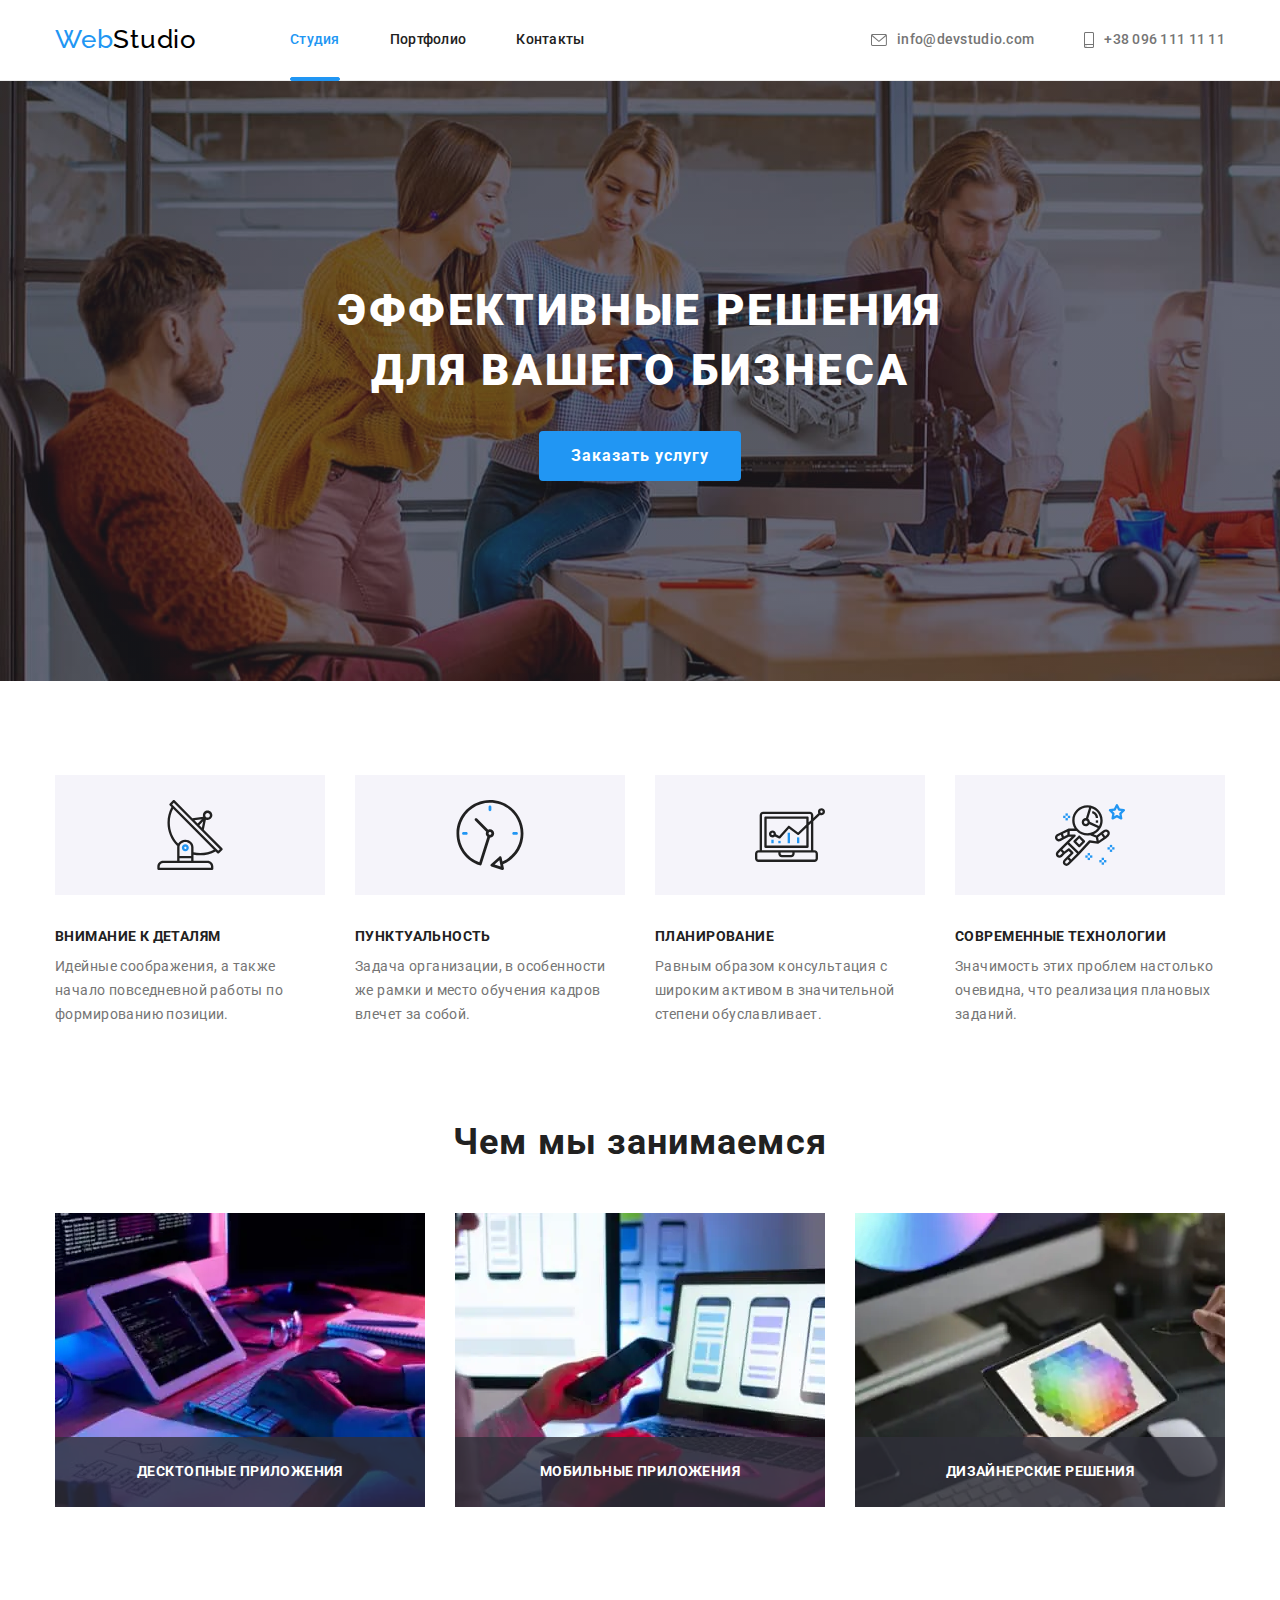
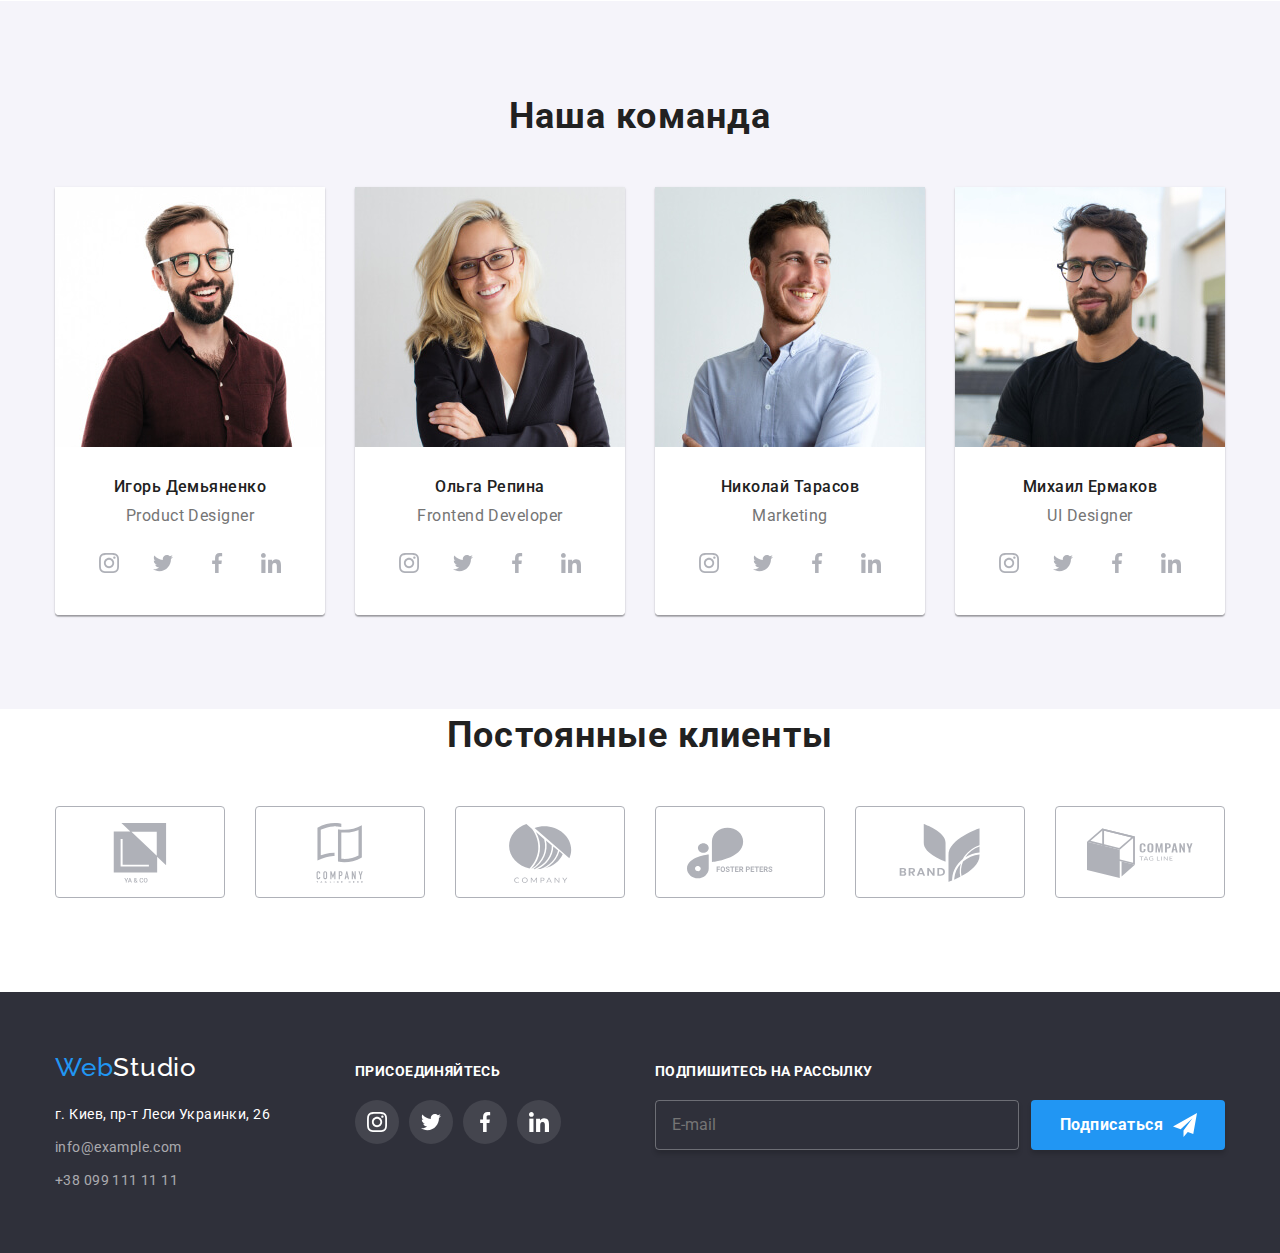
<file: index.html>
<!DOCTYPE html>
<html lang="ru">
<head>
    <meta charset="UTF-8">
    <meta http-equiv="X-UA-Compatible" content="IE=edge">
    <meta name="viewport" content="width=device-width, initial-scale=1.0">
    <title>Студия</title>

    <link rel="preconnect" href="https://fonts.googleapis.com">
    <link rel="preconnect" href="https://fonts.gstatic.com" crossorigin>
    <link href="https://fonts.googleapis.com/css2?family=Raleway:wght@700&family=Roboto:wght@400;500;700;900&display=swap"
        rel="stylesheet">
<link rel="stylesheet" href="https://cdnjs.cloudflare.com/ajax/libs/modern-normalize/1.1.0/modern-normalize.css">
        <link rel="stylesheet" href="./css/main.min.css" />

</head>
<body>
    <header class="header">
     <div class="container header-container">
      <nav class="nav">
        <a href="./index.html" class="logo" lang="en"><span class="accent">Web</span>Studio
        </a>
        <button class="menu-open-button" data-menu-open><svg class="menu-icon"><use href="./images/icons.svg/symbol-defs.svg#icon-menu"></use></svg></button>
        <ul class="site-nav list">
            <li class="nav-item current"><a href="./index.html" class="link link-anim current">Студия</a></li>
            <li class="nav-item"><a href="./portfolio.html" class="link link-anim">Портфолио</a></li>
            <li class="nav-item"><a href="" class="link link-anim">Контакты</a></li>
        </ul>
      </nav>
      
        <ul class="contacts list">
            <li class="contacts-item"><a href="mailto:info@devstudio.com" class="link link-anim"><svg class="mail-icon contact-icon"><use href="./images/icons.svg/symbol-defs.svg#icon-mail"></use></svg>info@devstudio.com</a></li>
            <li class="contacts-item"><a href="tel:+380961111111" class="link link-anim"><svg class="tel-icon contact-icon"><use href="./images/icons.svg/symbol-defs.svg#icon-tel"></use></svg>+38 096 111 11 11</a></li>
        </ul>
      </div>
    <div class="mobile-menu" data-menu> 
        <div class="menu-window">
        <button class="menu-close-button" data-menu-close><svg class="menu-close-icon">
                <use href="./images/icons.svg/symbol-defs.svg#icon-close"></use>
            </svg></button>
            <div class="menu-container">
                <div class="menu-container-upper">
            <nav class="menu-nav">
                <ul class="menu-nav-list list">
                    <li class="menu-nav-item"><a href="./index.html" class="link link-anim">Студия</a></li>
                    <li class="menu-nav-item"><a href="./portfolio.html" class="link link-anim">Портфолио</a></li>
                    <li class="menu-nav-item"><a href="" class="link link-anim">Контакты</a></li>
                </ul>
            </nav>
                </div>
                <div class="menu-container-lower">
                <ul class="menu-contacts list">
                    <li class="menu-contacts-item"><a href="tel:+380961111111" class="menu-tel link link-anim">+38 096 111 11 11</a></li>
                    <li class="menu-contacts-item"><a href="mailto:info@devstudio.com" class="menu-mail link link-anim">info@devstudio.com</a></li>
                </ul>
                <ul class="menu-social-list list">
                    <li href="menu-social-item">
                        <a href="" class="menu-social-link link decor">Instagram</a>
                    </li>
                    <li href="menu-social-item">
                        <a href="" class="menu-social-link link decor">Twitter</a>
                    </li>
                    <li href="menu-social-item">
                        <a href="" class="menu-social-link link decor">Facebook</a>
                    </li>
                    <li href="menu-social-item">
                        <a href="" class="menu-social-link link">Linkedin</a>
                    </li>
                </ul>
                </div>
            </div>
        </div>
    </div>
    </header>

    <main>
    <section class="hero">
        <div class="container hero-container">
        <h1 class="title">Эффективные решения для вашего бизнеса</h1>

        <button type="button" class="button" data-modal-open>Заказать услугу</button>
    </div>
    </section>

    <section class="section pros">
        <div class="container">
        <h2 class="title visually-hidden">Особенности</h2>

        <ul class="pros-list list">
            <li class="pros-list-item"><svg class="pros-icons"><use href="./images/icons.svg/symbol-defs.svg#icon-details"></use></svg><h3 class="title">Внимание к деталям</h3>
            <p class="text">Идейные соображения, а также начало повседневной работы по формированию позиции.</p></li>
            <li class="pros-list-item"><svg class="pros-icons"><use href="./images/icons.svg/symbol-defs.svg#icon-punct"></use></svg><h3 class="title">Пунктуальность</h3>
            <p class="text">Задача организации, в особенности же рамки и место обучения кадров влечет за собой.</p></li>
            <li class="pros-list-item"><svg class="pros-icons"><use href="./images/icons.svg/symbol-defs.svg#icon-plan"></use></svg><h3 class="title">Планирование</h3>
            <p class="text">Равным образом консультация с широким активом в значительной степени обуславливает.</p></li>
            <li class="pros-list-item"><svg class="pros-icons"><use href="./images/icons.svg/symbol-defs.svg#icon-tech"></use></svg><h3 class="title">Современные технологии</h3>
            <p class="text">Значимость этих проблем настолько очевидна, что реализация плановых заданий.</p></li>
        </ul>
    </div>
    </section>

    <section class="section job">
        <div class="container">
        <h2 class="section-title">Чем мы занимаемся</h2>

        <ul class="job-list list">
            <li class="item-list"><div class="thumb job-label">
                <picture>
                    <source
                        srcset="./images/desktop/wwad-desktop/tabletpc1.webp 1x, ./images/desktop/wwad-desktop/tabletpc1@2x.webp 2x"
                         media="(min-width: 1200px)" type="image/webp" />
                    <source
                        srcset="./images/desktop/wwad-desktop/tabletpc1.jpg 1x, ./images/desktop/wwad-desktop/tabletpc1@2x.jpg 2x"
                        media="(min-width: 1200px)" />
                <img src="./images/desktop/wwad-desktop/tabletpc1.jpg" alt="Планшет и клавиатура" width="370" height="294"/>
            </picture>
            <h3 class="job-list-label">Десктопные приложения</h3></div>
        </li>
            <li class="item-list"><div class="thumb job-label">
                <picture>
                    <source
                        srcset="./images/desktop/wwad-desktop/notebook.webp 1x, ./images/desktop/wwad-desktop/notebook@2x.webp 2x"
                         media="(min-width: 1200px)" type="image/webp" />
                    <source
                        srcset="./images/desktop/wwad-desktop/notebook.jpg 1x, ./images/desktop/wwad-desktop/notebook@2x.jpg 2x"
                        media="(min-width: 1200px)" />
                <img src="./images/desktop/wwad-desktop/notebook.jpg" alt="Ноутбук" width="370" height="294"/>
                </picture>
            <h3 class="job-list-label">Мобильные приложения</h3></div>
        </li>
            <li class="item-list"><div class="thumb job-label">
                <picture>
                    <source
                        srcset="./images/desktop/wwad-desktop/tabletpc2.webp 1x, ./images/desktop/wwad-desktop/tabletpc2@2x.webp 2x"
                         media="(min-width: 1200px)" type="image/webp" />
                    <source
                        srcset="./images/desktop/wwad-desktop/tabletpc2.jpg 1x, ./images/desktop/wwad-desktop/tabletpc2@2x.jpg 2x"
                        media="(min-width: 1200px)" />
                <img src="./images/desktop/wwad-desktop/tabletpc2.jpg" alt="Планшет и ручка" width="370" height="294"/>
                </picture>
            <h3 class="job-list-label">Дизайнерские решения</h3></div>
        </li>
        </ul>
        </div>
    </section>

    <section class="section-team">
        <div class="container">
        <h2 class="section-title">Наша команда</h2>

        <ul class="team-list list">
            <li class="team-item">
                <picture>
                    <source srcset="./images/desktop/team-desktop/designer.jpg 1x, ./images/desktop/team-desktop/designer@2x.jpg 2x"
                    media="(min-width: 1200px)" />
                    <source srcset="./images/tablet/team-tablet/designer.jpg 1x, ./images/tablet/team-tablet/designer@2x.jpg 2x"
                    media="(min-width: 768px)" />
                    <source srcset="./images/phone/team-phone/designer.jpg 1x, ./images/phone/team-phone/designer@2x.jpg 2x"
                    media="(max-width: 767px)" />
                <img class="team-photo" src="./images/phone/team-phone/designer.jpg" alt="Дизайнер компании" />
                </picture>
                <div class="team-info">
            <h3 class="title">Игорь Демьяненко</h3>
            <p class="text" lang="en">Product Designer</p>
            <ul class="social-links list">
                <li class="social-links-item">
                    <a href="" class="team-social-link"><svg class="social-links-icons"><use href="./images/icons.svg/symbol-defs.svg#icon-instagram"></use></svg></a>
                </li>
                <li class="social-links-item">
                    <a href="" class="team-social-link"><svg class="social-links-icons"><use href="./images/icons.svg/symbol-defs.svg#icon-twitter"></use></svg></a>
                </li>
                <li class="social-links-item">
                    <a href="" class="team-social-link"><svg class="social-links-icons"><use href="./images/icons.svg/symbol-defs.svg#icon-facebook"></use></svg></a>
                </li>
                <li class="social-links-item">
                    <a href="" class="team-social-link"><svg class="social-links-icons"><use href="./images/icons.svg/symbol-defs.svg#icon-linkedin"></use></svg></a>
                </li>
            </ul>
            </div>
        </li>
            <li class="team-item">
                <picture>
                    <source srcset="./images/desktop/team-desktop/developer.jpg 1x, ./images/desktop/team-desktop/developer@2x.jpg 2x"
                        media="(min-width: 1200px)" />
                    <source srcset="./images/tablet/team-tablet/developer.jpg 1x, ./images/tablet/team-tablet/developer@2x.jpg 2x"
                        media="(min-width: 768px)" />
                    <source srcset="./images/phone/team-phone/developer.jpg 1x, ./images/phone/team-phone/developer@2x.jpg 2x"
                        media="(max-width: 767px)" />
                <img class="team-photo" src="./images/phone/team-phone/developer.jpg" alt="Девелопер компании" />
                </picture>
                <div class="team-info">
            <h3 class="title">Ольга Репина</h3>
            <p class="text" lang="en">Frontend Developer</p>
            <ul class="social-links list">
                <li class="social-links-item">
                    <a href="" class="team-social-link"><svg class="social-links-icons"><use href="./images/icons.svg/symbol-defs.svg#icon-instagram"></use></svg></a>
                </li>
                <li class="social-links-item">
                    <a href="" class="team-social-link"><svg class="social-links-icons"><use href="./images/icons.svg/symbol-defs.svg#icon-twitter"></use></svg></a>
                </li>
                <li class="social-links-item">
                    <a href="" class="team-social-link"><svg class="social-links-icons"><use href="./images/icons.svg/symbol-defs.svg#icon-facebook"></use></svg></a>
                </li>
                <li class="social-links-item">
                    <a href="" class="team-social-link"><svg class="social-links-icons"><use href="./images/icons.svg/symbol-defs.svg#icon-linkedin"></use></svg></a>
                </li>
            </ul>
            </div>
        </li>
            <li class="team-item">
                <picture>
                    <source srcset="./images/desktop/team-desktop/marketing.jpg 1x, ./images/desktop/team-desktop/marketing@2x.jpg 2x"
                        media="(min-width: 1200px)" />
                    <source srcset="./images/tablet/team-tablet/marketing.jpg 1x, ./images/tablet/team-tablet/marketing@2x.jpg 2x"
                        media="(min-width: 768px)" />
                    <source srcset="./images/phone/team-phone/marketing.jpg 1x, ./images/phone/team-phone/marketing@2x.jpg 2x"
                        media="(max-width: 767px)" />
                <img class="team-photo" src="./images/phone/team-phone/marketing.jpg" alt="Маркетолог компании" />
                </picture>
                <div class="team-info">
            <h3 class="title">Николай Тарасов</h3>
            <p class="text" lang="en">Marketing</p>
            <ul class="social-links list">
                <li class="social-links-item">
                    <a href="" class="team-social-link"><svg class="social-links-icons"><use href="./images/icons.svg/symbol-defs.svg#icon-instagram"></use></svg></a>
                </li>
                <li class="social-links-item">
                    <a href="" class="team-social-link"><svg class="social-links-icons"><use href="./images/icons.svg/symbol-defs.svg#icon-twitter"></use></svg></a>
                </li>
                <li class="social-links-item">
                    <a href="" class="team-social-link"><svg class="social-links-icons"><use href="./images/icons.svg/symbol-defs.svg#icon-facebook"></use></svg></a>
                </li>
                <li class="social-links-item">
                    <a href="" class="team-social-link"><svg class="social-links-icons"><use href="./images/icons.svg/symbol-defs.svg#icon-linkedin"></use></svg></a>
                </li>
            </ul>
            </div>
        </li>
            <li class="team-item">
                <picture>
                    <source srcset="./images/desktop/team-desktop/uidesigner.jpg 1x, ./images/desktop/team-desktop/uidesigner@2x.jpg 2x"
                        media="(min-width: 1200px)" />
                    <source srcset="./images/tablet/team-tablet/uidesigner.jpg 1x, ./images/tablet/team-tablet/uidesigner@2x.jpg 2x"
                        media="(min-width: 768px)" />
                    <source srcset="./images/phone/team-phone/uidesigner.jpg 1x, ./images/phone/team-phone/uidesigner@2x.jpg 2x"
                        media="(max-width: 767px)" />
                <img class="team-photo" src="./images/phone/team-phone/uidesigner.jpg" alt="Дизайнер пользовательского интерфейса компании" />
                </picture>
                <div class="team-info">
            <h3 class="title">Михаил Ермаков</h3>
            <p class="text" lang="en">UI Designer</p>
            <ul class="social-links list">
                <li class="social-links-item">
                    <a href="" class="team-social-link"><svg class="social-links-icons"><use href="./images/icons.svg/symbol-defs.svg#icon-instagram"></use></svg></a>
                </li>
                <li class="social-links-item">
                    <a href="" class="team-social-link"><svg class="social-links-icons"><use href="./images/icons.svg/symbol-defs.svg#icon-twitter"></use></svg></a>
                </li>
                <li class="social-links-item">
                    <a href="" class="team-social-link"><svg class="social-links-icons"><use href="./images/icons.svg/symbol-defs.svg#icon-facebook"></use></svg></a>
                </li>
                <li class="social-links-item">
                    <a href="" class="team-social-link"><svg class="social-links-icons"><use href="./images/icons.svg/symbol-defs.svg#icon-linkedin"></use></svg></a>
                </li>
            </ul>
            </div>
        </li>
        </ul>
        </div>
    </section>

    <section class="section companies">
        <div class="container">
            <h2 class="section-title">Постоянные клиенты</h2>
            <ul class="companies-list list">
                <li class="companies-list-item"><a href="" class="companies-link">
                    <svg class="companies-icons"><use href="./images/icons.svg/symbol-defs.svg#icon-comp-1"></use></svg>
                </a></li>
                <li class="companies-list-item"><a href="" class="companies-link">
                    <svg class="companies-icons"><use href="./images/icons.svg/symbol-defs.svg#icon-comp-2"></use></svg>
                </a></li>
                <li class="companies-list-item"><a href="" class="companies-link">
                    <svg class="companies-icons"><use href="./images/icons.svg/symbol-defs.svg#icon-comp-3"></use></svg>
                </a></li>
                <li class="companies-list-item"><a href="" class="companies-link">
                    <svg class="companies-icons"><use href="./images/icons.svg/symbol-defs.svg#icon-comp-4"></use></svg>
                </a></li>
                <li class="companies-list-item"><a href="" class="companies-link">
                    <svg class="companies-icons"><use href="./images/icons.svg/symbol-defs.svg#icon-comp-5"></use></svg>
                </a></li>
                <li class="companies-list-item"><a href="" class="companies-link">
                    <svg class="companies-icons"><use href="./images/icons.svg/symbol-defs.svg#icon-comp-6"></use></svg>
                </a></li>
            </ul>
        </div>
    </section>
</main>

    <footer class="footer">
        <div class="container footer-box">
            <div class="footer-left-side">
            <div class="footer-links">
            <a href="./index.html" class="logo" lang="en"><span class="accent">Web</span>Studio</a>
        
            <address class="adress">
                <p class="text">г. Киев, пр-т Леси Украинки, 26</p>
            
                <ul class="list">
                    <li class="adress-item"><a href="mailto:info@example.com" class="adress-link link link-anim adress">info@example.com</a></li>
                    <li class="adress-item"><a href="tel:+380991111111" class="adress-link link link-anim adress">+38 099 111 11 11</a></li>
                </ul>
            </address>
        </div>
            <div class="footer-links">
            <h2 class="social-links-title">присоединяйтесь</h2>
            <ul class="footer-links-list list">
                <li class="footer-links-item">
                    <a href="" class="footer-social-link link link-anim"><svg class="social-links-icons footer-icons"><use href="./images/icons.svg/symbol-defs.svg#icon-instagram"></use></svg>
                    </a></li>
                <li class="footer-links-item">
                    <a href="" class="footer-social-link link link-anim"><svg class="social-links-icons footer-icons"><use href="./images/icons.svg/symbol-defs.svg#icon-twitter"></use></svg>
                    </a></li>
                <li class="footer-links-item">
                    <a href="" class="footer-social-link link link-anim"><svg class="social-links-icons footer-icons"><use href="./images/icons.svg/symbol-defs.svg#icon-facebook"></use></svg>
                    </a></li>
                <li class="footer-links-item">
                    <a href="" class="footer-social-link link link-anim"><svg class="social-links-icons footer-icons"><use href="./images/icons.svg/symbol-defs.svg#icon-linkedin"></use></svg>
                    </a></li>
            </ul>
            </div>
        </div>
            <div class="footer-form">
                <p class="email-form-text">Подпишитесь на рассылку</p>
                <form name="email-form" class="email-form" autocomplete="on">
                        <input name="email" type="email" class="email-input" placeholder="E-mail" required>
                    <button type="submit" class="email-submit-button">Подписаться<svg class="send-icon"><use href="./images/icons.svg/symbol-defs.svg#icon-send"></use></svg></button>
                </form>
            </div>
          </div>
    </footer>
    <div class="backdrop is-hidden" data-modal>
        <div class="modal-window">
            <button class="close-button" type="button" data-modal-close><svg class="close-button-icon"><use href="./images/icons.svg/symbol-defs.svg#icon-close"></use></svg></button>
            <form class="modal-form">        
            <p class="modal-title">Оставьте свои данные, мы вам перезвоним</p>
            <label class="modal-form-label">
                Имя
                <span class="modal-form-box">
                <input type="text" class="input-form" name="name" required><svg class="modal-form-icon"><use href="./images/icons.svg/symbol-defs.svg#icon-person"></use></svg></span>
            </label> 
            <label class="modal-form-label">
                Телефон
                <span class="modal-form-box">
                <input type="tel" class="input-form" name="tel" required><svg class="modal-form-icon"><use href="./images/icons.svg/symbol-defs.svg#icon-phone"></use></svg></span>
            </label>
            <label class="modal-form-label">
                Почта
                <span class="modal-form-box">
                <input type="email" class="input-form" name="email" required><svg class="modal-form-icon"><use href="./images/icons.svg/symbol-defs.svg#icon-email"></use></svg></span>
            </label>
            <label class="modal-form-label">
                Комментарий
                <textarea name="comment" class="modal-textarea input-form" placeholder="Введите текст">
                </textarea>
            </label>
            <input type="checkbox" name="user_policy" class="modal-check visually-hidden" id="modal-checkbox" required>
            <label for="modal-checkbox" class="checkbox-label">
                    Соглашаюсь с рассылкой и принимаю&nbsp; <a href="" class="modal-form-link">Условия договора</a>
                </label>
                <button type="submit" class="modal-form-submit">Отправить</button>
        </form>
     </div>
    </div>
    
    <script src="./js/modal.js"></script>
    <script src="./js/menu.js"></script>
</body>
</html>
</file>
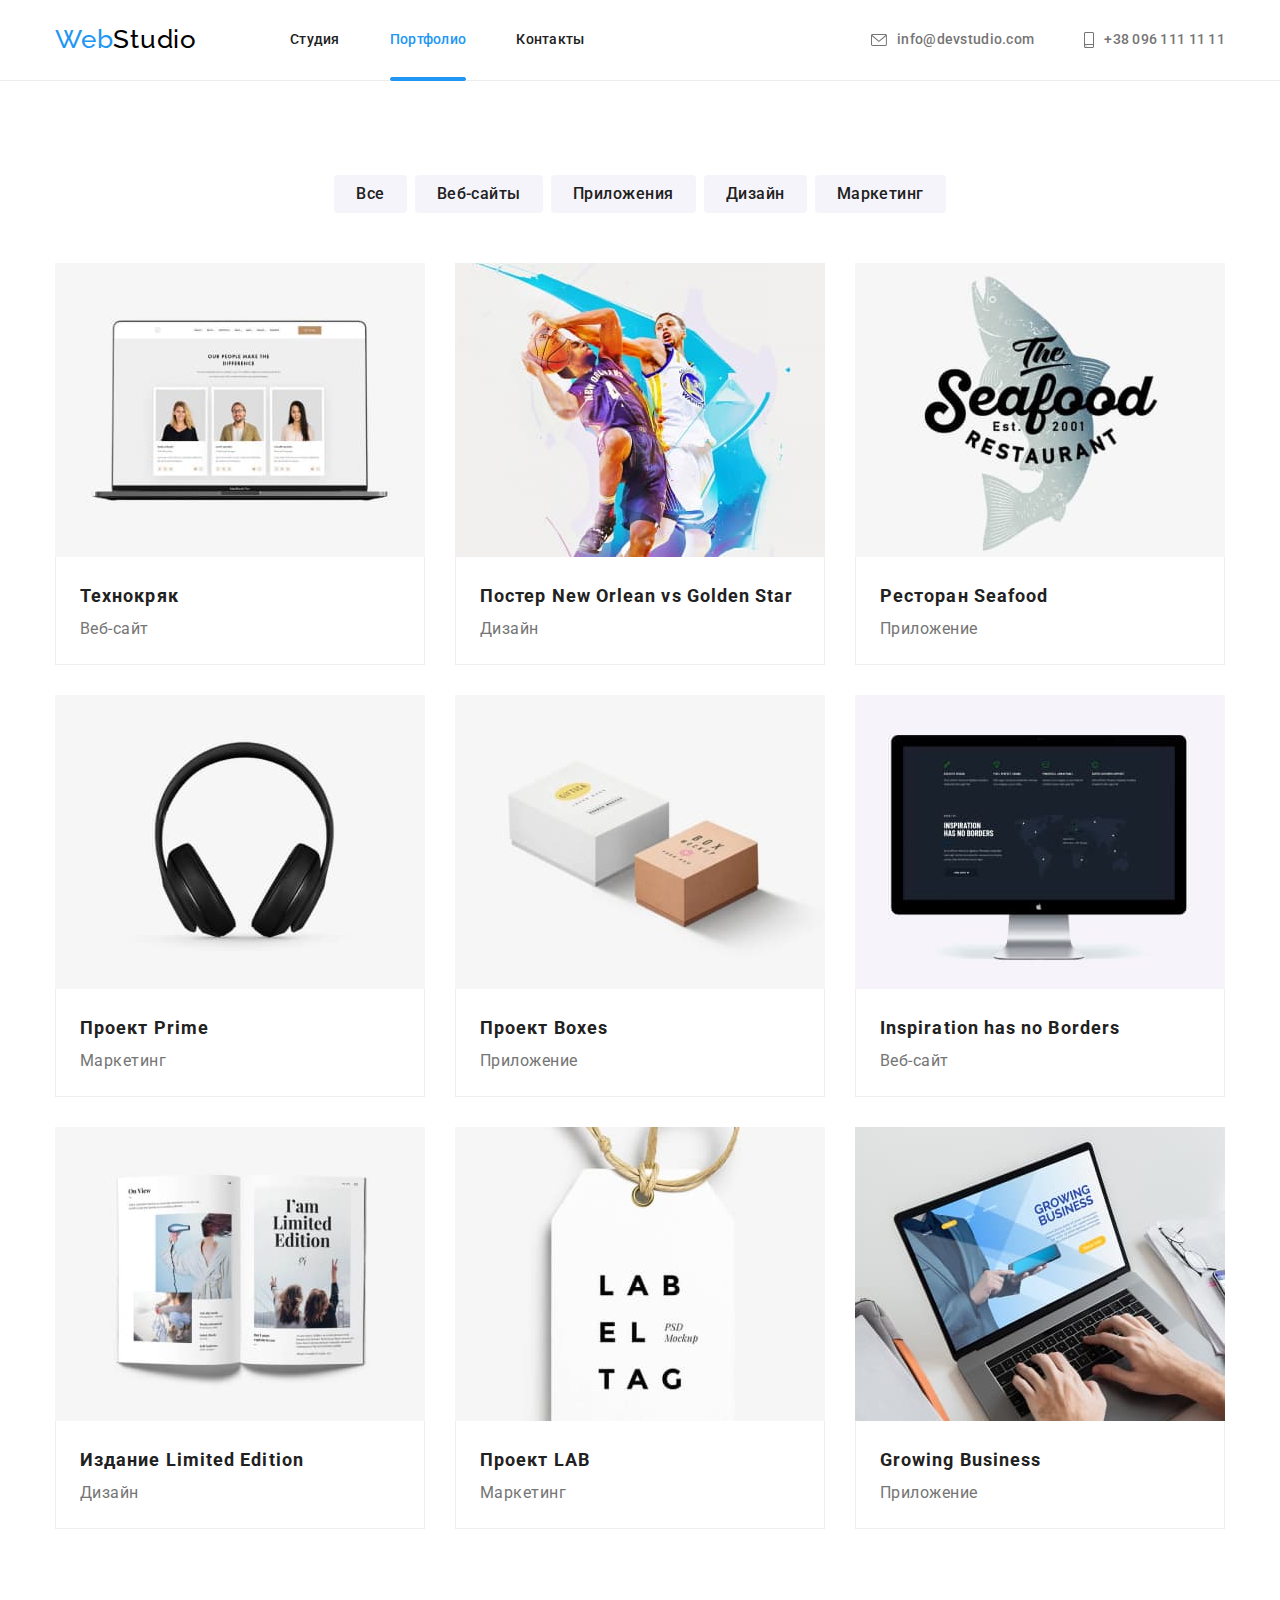
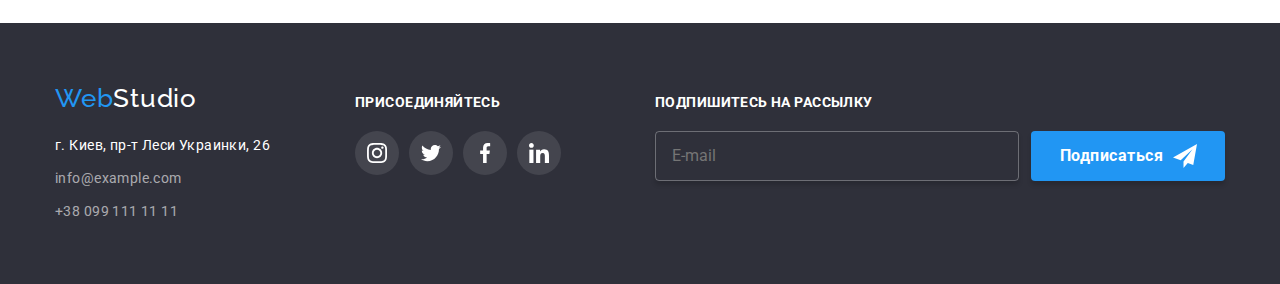
<file: portfolio.html>
<!DOCTYPE html>
<html lang="ru">
<head>
    <meta charset="UTF-8">
    <meta http-equiv="X-UA-Compatible" content="IE=edge">
    <meta name="viewport" content="width=device-width, initial-scale=1.0">
    <title>Портфолио</title>

    <link rel="preconnect" href="https://fonts.googleapis.com">
    <link rel="preconnect" href="https://fonts.gstatic.com" crossorigin>
    <link href="https://fonts.googleapis.com/css2?family=Raleway:wght@700&family=Roboto:wght@400;500;700;900&display=swap"
        rel="stylesheet">
    <link rel="stylesheet" href="https://cdnjs.cloudflare.com/ajax/libs/modern-normalize/1.1.0/modern-normalize.css">
    <link rel="stylesheet" href="./css/main.min.css" />

</head>
<body>
    <header class="header">
      <div class="container header-container">
        <nav class="nav">
            <a href="./index.html" class="logo" lang="en"><span class="accent">Web</span>Studio
            </a>
<button class="menu-open-button" data-menu-open><svg class="menu-icon">
        <use href="./images/icons.svg/symbol-defs.svg#icon-menu"></use>
    </svg></button>
            <ul class="site-nav list">
                <li class="nav-item"><a href="./index.html" class="link link-anim">Студия</a></li>
                <li class="nav-item current"><a href="./portfolio.html" class="link link-anim current">Портфолио</a></li>
                <li class="nav-item"><a href="" class="link link-anim">Контакты</a></li>
            </ul>
        </nav>
    
        <ul class="contacts list">
            <li class="contacts-item"><a href="mailto:info@devstudio.com" class="link link-anim"><svg class="mail-icon contact-icon"><use href="./images/icons.svg/symbol-defs.svg#icon-mail"></use></svg>info@devstudio.com</a></li>
            <li class="contacts-item"><a href="tel:+380961111111" class="link link-anim"><svg class="tel-icon contact-icon"><use href="./images/icons.svg/symbol-defs.svg#icon-tel"></use></svg>+38 096 111 11 11</a></li>
        </ul>
      </div>
    <div class="mobile-menu" data-menu>
        <div class="menu-window">
            <button class="menu-close-button" data-menu-close><svg class="menu-close-icon">
                    <use href="./images/icons.svg/symbol-defs.svg#icon-close"></use>
                </svg></button>
            <div class="menu-container">
                <div class="menu-container-upper">
                    <nav class="menu-nav">
                        <ul class="menu-nav-list list">
                            <li class="menu-nav-item"><a href="./index.html" class="link link-anim">Студия</a></li>
                            <li class="menu-nav-item"><a href="./portfolio.html" class="link link-anim">Портфолио</a></li>
                            <li class="menu-nav-item"><a href="" class="link link-anim">Контакты</a></li>
                        </ul>
                    </nav>
                </div>
                <div class="menu-container-lower">
                    <ul class="menu-contacts list">
                        <li class="menu-contacts-item"><a href="tel:+380961111111" class="menu-tel link link-anim">+38 096
                                111 11 11</a></li>
                        <li class="menu-contacts-item"><a href="mailto:info@devstudio.com"
                                class="menu-mail link link-anim">info@devstudio.com</a></li>
                    </ul>
                    <ul class="menu-social-list list">
                        <li href="menu-social-item">
                            <a href="" class="menu-social-link link  decor">Instagram</a>
                        </li>
                        <li href="menu-social-item">
                            <a href="" class="menu-social-link link  decor">Twitter</a>
                        </li>
                        <li href="menu-social-item">
                            <a href="" class="menu-social-link link  decor">Facebook</a>
                        </li>
                        <li href="menu-social-item">
                            <a href="" class="menu-social-link link">Linkedin</a>
                        </li>
                    </ul>
                </div>
            </div>
        </div>
      decor</div>
    </header>

    <main>
        <section class="section works">
            <div class="container">
            <h1 class="title visually-hidden">Наши работы</h1>

            <ul class="button-list list">
                <li class="filt-button-item"><button class="filt-button" type="button">Все</button></li>
                <li class="filt-button-item"><button class="filt-button" type="button">Веб-сайты</button></li>
                <li class="filt-button-item"><button class="filt-button" type="button">Приложения</button></li>
                <li class="filt-button-item"><button class="filt-button" type="button">Дизайн</button></li>
                <li class="filt-button-item"><button class="filt-button" type="button">Маркетинг</button></li>
            </ul>
            
            <ul class="work-list list">
                <li class="item"><a href="" class="work-link link"><div class="thumb"><div class="works-overlay">
                    <p class="overlay-text">Технокряк это современная площадка распространения коронавируса. Компании используют эту платформу для цифрового шпионажа и атак на защищённые сервера конкурентов.</p></div>
                    <picture class="portf-photo">
                        <source srcset="./images/desktop/portfolio-cards-desktop/technocrack.jpg 1x, ./images/desktop/portfolio-cards-desktop/technocrack@2x.jpg 2x"
                            media="(min-width: 1200px)" />
                        <source srcset="./images/tablet/portfolio-cards-tablet/technocrack.jpg 1x, ./images/tablet/portfolio-cards-tablet/technocrack@2x.jpg 2x"
                            media="(min-width: 768px)" />
                        <source srcset="./images/phone/portfolio-cards-phone/technocrack.jpg 1x, ./images/phone/portfolio-cards-phone/technocrack@2x.jpg 2x"
                            media="(max-width: 767px)" />
                    <img src="./images/phone/portfolio-cards-phone/technocrack.jpg" alt="Технокряк"/>
                    </picture>
                    </div>
                    <div class="work-info">
                    <h2 class="title">Технокряк</h2>
                    <p class="text">Веб-сайт</p>
                  </div>
                </a></li>
                <li class="item"><a href="" class="work-link link"><div class="works thumb"><div class="works-overlay">
                    <p class="overlay-text">Технокряк это современная площадка распространения коронавируса. Компании используют эту платформу для цифрового шпионажа и атак на защищённые сервера конкурентов.</p></div>
                    <picture>
                        <source
                            srcset="./images/desktop/portfolio-cards-desktop/basketball.jpg 1x, ./images/desktop/portfolio-cards-desktop/basketball@2x.jpg 2x"
                            media="(min-width: 1200px)" />
                        <source
                            srcset="./images/tablet/portfolio-cards-tablet/basketball.jpg 1x, ./images/tablet/portfolio-cards-tablet/basketball@2x.jpg 2x"
                            media="(min-width: 768px)" />
                        <source
                            srcset="./images/phone/portfolio-cards-phone/basketball.jpg 1x, ./images/phone/portfolio-cards-phone/basketball@2x.jpg 2x"
                            media="(max-width: 767px)" />
                    <img src="./images/desktop/portfolio-cards-desktop/basketball.jpg" alt="Постер баскетбола"/>
                    </picture>
                    </div>
                    <div class="work-info">
                    <h2 class="title">Постер New Orlean vs Golden Star</h2>
                    <p class="text">Дизайн</p>
                </div>
                </a></li>
                <li class="item"><a href="" class="work-link link"><div class="works thumb"><div class="works-overlay">
                    <p class="overlay-text">Технокряк это современная площадка распространения коронавируса. Компании используют эту платформу для цифрового шпионажа и атак на защищённые сервера конкурентов.</p></div>
                    <picture>
                        <source
                            srcset="./images/desktop/portfolio-cards-desktop/restaurant.jpg 1x, ./images/desktop/portfolio-cards-desktop/restaurant@2x.jpg 2x"
                            media="(min-width: 1200px)" />
                        <source
                            srcset="./images/tablet/portfolio-cards-tablet/restaurant.jpg 1x, ./images/tablet/portfolio-cards-tablet/restaurant@2x.jpg 2x"
                            media="(min-width: 768px)" />
                        <source
                            srcset="./images/phone/portfolio-cards-phone/restaurant.jpg 1x, ./images/phone/portfolio-cards-phone/restaurant@2x.jpg 2x"
                            media="(max-width: 767px)" />
                    <img src="./images/phone/portfolio-cards-phone/restaurant.jpg" alt="Логотип ресторана"/>
                    </picture>
                    </div>
                    <div class="work-info">
                    <h2 class="title">Ресторан Seafood</h2>
                    <p class="text">Приложение</p>
                    </div>
                </a></li>
                <li class="item"><a href="" class="work-link link"><div class="works thumb"><div class="works-overlay">
                    <p class="overlay-text">Технокряк это современная площадка распространения коронавируса. Компании используют эту платформу для цифрового шпионажа и атак на защищённые сервера конкурентов.</p></div>
                    <picture>
                        <source
                            srcset="./images/desktop/portfolio-cards-desktop/prime.jpg 1x, ./images/desktop/portfolio-cards-desktop/prime@2x.jpg 2x"
                            media="(min-width: 1200px)" />
                        <source
                            srcset="./images/tablet/portfolio-cards-tablet/prime.jpg 1x, ./images/tablet/portfolio-cards-tablet/prime@2x.jpg 2x"
                            media="(min-width: 768px)" />
                        <source
                            srcset="./images/phone/portfolio-cards-phone/prime.jpg 1x, ./images/phone/portfolio-cards-phone/prime@2x.jpg 2x"
                            media="(max-width: 767px)" />
                    <img src="./images/phone/portfolio-cards-phone/prime.jpg" alt="Наушники"/>
                    </picture>
                    </div>
                    <div class="work-info">
                    <h2 class="title">Проект Prime</h2>
                    <p class="text">Маркетинг</p>
                    </div>
                </a></li>
                <li class="item"><a href="" class="work-link link"><div class="works thumb"><div class="works-overlay">
                    <p class="overlay-text">Технокряк это современная площадка распространения коронавируса. Компании используют эту платформу для цифрового шпионажа и атак на защищённые сервера конкурентов.</p></div>
                    <picture>
                        <source
                            srcset="./images/desktop/portfolio-cards-desktop/boxes.jpg 1x, ./images/desktop/portfolio-cards-desktop/boxes@2x.jpg 2x"
                            media="(min-width: 1200px)" />
                        <source
                            srcset="./images/tablet/portfolio-cards-tablet/boxes.jpg 1x, ./images/tablet/portfolio-cards-tablet/boxes@2x.jpg 2x"
                            media="(min-width: 768px)" />
                        <source
                            srcset="./images/phone/portfolio-cards-phone/boxes.jpg 1x, ./images/phone/portfolio-cards-phone/boxes@2x.jpg 2x"
                            media="(max-width: 767px)" />
                    <img src="./images/phone/portfolio-cards-phone/boxes.jpg" alt="Коробки"/>
                    </picture>
                    </div>
                    <div class="work-info">
                    <h2 class="title">Проект Boxes</h2>
                    <p class="text">Приложение</p>
                    </div>
                </a></li>
                <li class="item"><a href="" class="work-link link"><div class="works thumb"><div class="works-overlay">
                    <p class="overlay-text">Технокряк это современная площадка распространения коронавируса. Компании используют эту платформу для цифрового шпионажа и атак на защищённые сервера конкурентов.</p></div>
                    <picture>
                        <source
                            srcset="./images/desktop/portfolio-cards-desktop/computer.jpg 1x, ./images/desktop/portfolio-cards-desktop/computer@2x.jpg 2x"
                            media="(min-width: 1200px)" />
                        <source
                            srcset="./images/tablet/portfolio-cards-tablet/computer.jpg 1x, ./images/tablet/portfolio-cards-tablet/computer@2x.jpg 2x"
                            media="(min-width: 768px)" />
                        <source
                            srcset="./images/phone/portfolio-cards-phone/computer.jpg 1x, ./images/phone/portfolio-cards-phone/computer@2x.jpg 2x"
                            media="(max-width: 767px)" />
                    <img src="./images/phone/portfolio-cards-phone/computer.jpg" alt="Веб-сайт Inspiration has no Borders"/>
                    </picture>
                    </div>
                    <div class="work-info">
                    <h2 class="title">Inspiration has no Borders</h2>
                    <p class="text">Веб-сайт</p>
                    </div>
                </a></li>
                <li class="item"><a href="" class="work-link link"><div class="works thumb"><div class="works-overlay">
                    <p class="overlay-text">Технокряк это современная площадка распространения коронавируса. Компании используют эту платформу для цифрового шпионажа и атак на защищённые сервера конкурентов.</p></div>
                    <picture>
                        <source
                            srcset="./images/desktop/portfolio-cards-desktop/book.jpg 1x, ./images/desktop/portfolio-cards-desktop/book@2x.jpg 2x"
                            media="(min-width: 1200px)" />
                        <source
                            srcset="./images/tablet/portfolio-cards-tablet/book.jpg 1x, ./images/tablet/portfolio-cards-tablet/book@2x.jpg 2x"
                            media="(min-width: 768px)" />
                        <source
                            srcset="./images/phone/portfolio-cards-phone/book.jpg 1x, ./images/phone/portfolio-cards-phone/book@2x.jpg 2x"
                            media="(max-width: 767px)" />
                    <img src="./images/phone/portfolio-cards-phone/book.jpg" alt="Книга"/>
                    </picture>
                    </div>
                    <div class="work-info">
                    <h2 class="title">Издание Limited Edition</h2>
                    <p class="text">Дизайн</p>
                    </div>
                </a></li>
                <li class="item"><a href="" class="work-link link"><div class="works thumb"><div class="works-overlay">
                    <p class="overlay-text">Технокряк это современная площадка распространения коронавируса. Компании используют эту платформу для цифрового шпионажа и атак на защищённые сервера конкурентов.</p></div>
                    <picture>
                        <source
                            srcset="./images/desktop/portfolio-cards-desktop/lab.jpg 1x, ./images/desktop/portfolio-cards-desktop/lab@2x.jpg 2x"
                            media="(min-width: 1200px)" />
                        <source
                            srcset="./images/tablet/portfolio-cards-tablet/lab.jpg 1x, ./images/tablet/portfolio-cards-tablet/lab@2x.jpg 2x"
                            media="(min-width: 768px)" />
                        <source
                            srcset="./images/phone/portfolio-cards-phone/lab.jpg 1x, ./images/phone/portfolio-cards-phone/lab@2x.jpg 2x"
                            media="(max-width: 767px)" />
                    <img src="./images/phone/portfolio-cards-phone/lab.jpg" alt="Логотип проекта LAB"/>
                    </picture>
                    </div>
                    <div class="work-info">
                    <h2 class="title">Проект LAB</h2>
                    <p class="text">Маркетинг</p>
                    </div>
                </a></li>
                <li class="item"><a href="" class="work-link link"><div class="works thumb"><div class="works-overlay">
                    <p class="overlay-text">Технокряк это современная площадка распространения коронавируса. Компании используют эту платформу для цифрового шпионажа и атак на защищённые сервера конкурентов.</p></div>
                    <picture>
                        <source
                            srcset="./images/desktop/portfolio-cards-desktop/business.jpg 1x, ./images/desktop/portfolio-cards-desktop/business@2x.jpg 2x"
                            media="(min-width: 1200px)" />
                        <source
                            srcset="./images/tablet/portfolio-cards-tablet/business.jpg 1x, ./images/tablet/portfolio-cards-tablet/business@2x.jpg 2x"
                            media="(min-width: 768px)" />
                        <source
                            srcset="./images/phone/portfolio-cards-phone/business.jpg 1x, ./images/phone/portfolio-cards-phone/business@2x.jpg 2x"
                            media="(max-width: 767px)" />
                    <img src="./images/phone/portfolio-cards-phone/business.jpg" alt="Веб-сайт Growing Business"/>
                    </picture>
                    </div>
                    <div class="work-info">
                    <h2 class="title">Growing Business</h2>
                    <p class="text">Приложение</p>
                    </div>
                </a></li>
            </ul>
        </div>
        </section>
    </main>

    <footer class="footer">
        <div class="container footer-box">
            <div class="footer-left-side">
            <div class="footer-links">
            <a href="./index.html" class="logo" lang="en"><span class="accent">Web</span>Studio</a>
        
            <address class="adress">
                <p class="text">г. Киев, пр-т Леси Украинки, 26</p>
            
                <ul class="list">
                    <li class="adress-item"><a href="mailto:info@example.com" class="adress-link link link-anim adress">info@example.com</a></li>
                    <li class="adress-item"><a href="tel:+380991111111" class="adress-link link link-anim adress">+38 099 111 11 11</a></li>
                </ul>
            </address>
        </div>
            <div class="footer-links">
            <h2 class="social-links-title">присоединяйтесь</h2>
            <ul class="footer-links-list list">
                <li class="footer-links-item">
                    <a href="" class="footer-social-link link"><svg class="social-links-icons footer-icons"><use href="./images/icons.svg/symbol-defs.svg#icon-instagram"></use></svg>
                    </a></li>
                <li class="footer-links-item">
                    <a href="" class="footer-social-link link"><svg class="social-links-icons footer-icons"><use href="./images/icons.svg/symbol-defs.svg#icon-twitter"></use></svg>
                    </a></li>
                <li class="footer-links-item">
                    <a href="" class="footer-social-link link"><svg class="social-links-icons footer-icons"><use href="./images/icons.svg/symbol-defs.svg#icon-facebook"></use></svg>
                    </a></li>
                <li class="footer-links-item">
                    <a href="" class="footer-social-link link"><svg class="social-links-icons footer-icons"><use href="./images/icons.svg/symbol-defs.svg#icon-linkedin"></use></svg>
                    </a></li>
            </ul>
            </div>
        </div>
            <div class="footer-form">
                <p class="email-form-text">Подпишитесь на рассылку</p>
                <form name="email-form" class="email-form" autocomplete="on">
                        <input name="email" type="email" class="email-input" placeholder="E-mail" required>
                    <button type="submit" class="email-submit-button">Подписаться<svg class="send-icon"><use href="./images/icons.svg/symbol-defs.svg#icon-send"></use></svg></button>
                </form>
            </div>
          </div>
    </footer>
    <script src="./js/menu.js"></script>
</body>
</html>
</file>
<file: css/main.min.css>
:root{--header-bgc: #ffffff;--footer-bgc: #2f303a;--primary-bgc: #e5e5e5;--secondary-bgc: #f5f4fa;--primary-text-color: #212121;--secondary-text-color: #757575;--accent-colour: #2196f3;--secondary-white-color: rgba(255, 255, 255, 0.6);--primary-white-color: #ffffff;--primary-black-color: #000000;--adress-color: rgba(255, 255, 255, 0.6);--accent-secondary-color: #188ce8;--work-list-set-gap: 30px;--header-border-color: #ececec;--social-link-team-color: #afb1b8;--label-bg-color: rgba(47, 48, 58, 0.8);--works-overlay-color: rgba(33, 150, 243, 0.9);--backdrop-bg-color: rgba(0, 0, 0, 0.2)}.visually-hidden{position:absolute !important;clip:rect(1px 1px 1px 1px);clip:rect(1px, 1px, 1px, 1px);padding:0 !important;border:0 !important;height:1px !important;width:1px !important;overflow:hidden}body{background-color:var(--primary-white-color);color:var(--primary-text-color);font-family:Roboto, sans-serif}img{display:block;width:100%;height:auto}p:last-child{margin-bottom:0}.list{list-style-type:none;padding-left:0;margin-top:0;margin-bottom:0}.title{margin-top:0}.link{color:var(--primary-text-color);text-decoration:none}.link-anim:hover,.link-anim:focus{color:var(--accent-colour)}.link-anim{transition-property:color;transition-duration:250ms;transition-timing-function:cubic-bezier(0.4, 0, 0.2, 1)}@media screen and (max-width: 1199px){.section{padding-top:60px;padding-bottom:60px}}@media screen and (min-width: 1200px){.section{padding-top:94px;padding-bottom:94px}}.container{padding-left:15px;padding-right:15px;margin-left:auto;margin-right:auto}@media screen and (min-width: 480px){.container{width:480px}}@media screen and (min-width: 768px){.container{width:768px}}@media screen and (min-width: 1200px){.container{width:1200px}}.hero .button{background-color:var(--accent-colour);color:var(--primary-white-color);border:0px;border-radius:4px;padding:10px 32px;cursor:pointer;font-family:inherit;font-size:16px;line-height:1.88;font-weight:700;letter-spacing:0.06em;transition:background-color 250ms cubic-bezier(0.4, 0, 0.2, 1)}.hero .button:hover,.hero .button:focus{background-color:var(--accent-secondary-color)}.close-button{background-color:transparent;padding:0;position:absolute;top:8px;right:8px;width:30px;height:30px;border:1px solid rgba(0,0,0,0.1);border-radius:50%;cursor:pointer}.close-button-icon{fill:var(--primary-black-color);width:18px;height:18px;margin-top:6px}.close-button:hover .close-button-icon,.close-button:focus .close-button-icon{fill:var(--accent-colour)}.modal-form-submit{color:var(--primary-white-color);background-color:var(--accent-colour);font-weight:700;font-size:16px;line-height:1.87;border:none;box-shadow:0px 4px 4px rgba(0,0,0,0.15);border-radius:4px;display:flex;align-items:center;justify-content:center;letter-spacing:0.06em;padding-top:10px;padding-bottom:10px;padding-left:56px;padding-right:56px;margin-left:auto;margin-right:auto;margin-top:30px;transition:background-color 250ms cubic-bezier(0.4, 0, 0.2, 1)}.modal-form-submit:hover,.modal-form-submit:focus{background-color:var(--accent-secondary-color)}.send-icon{fill:var(--primary-white-color);width:24px;height:24px;margin-left:10px}.email-submit-button{display:inline-flex;align-items:center;color:var(--primary-white-color);background-color:var(--accent-colour);border:0px;box-shadow:0px 4px 4px rgba(0,0,0,0.15);border-radius:4px;cursor:pointer;margin-left:12px;padding-left:29px;padding-right:28px;font-style:normal;font-weight:700;font-size:16px;line-height:1.88;letter-spacing:0.03em;transition-property:background-color;transition-duration:250ms;transition-timing-function:cubic-bezier(0.4, 0, 0.2, 1)}.email-submit-button:hover,.email-submit-button:focus{color:var(--primary-white-color);background-color:var(--accent-secondary-color)}@media screen and (max-width: 1199px){.email-submit-button{max-width:200px;height:50px;margin-left:auto;margin-right:auto;margin-top:20px}}.button-list{display:flex;justify-content:center;margin-bottom:50px}.filt-button{color:var(--primary-text-color);background-color:var(--secondary-bgc);border-radius:4px;padding:6px 22px;border:0px;cursor:pointer;font-family:Roboto;font-weight:500;font-size:16px;line-height:1.6;text-align:center;letter-spacing:0.03em;transition-property:color, background-color, box-shadow;transition-duration:250ms;transition-timing-function:cubic-bezier(0.4, 0, 0.2, 1)}.filt-button-item:not(:first-child){margin-left:8px}.filt-button:hover,.filt-button:focus{box-shadow:0px 3px 1px rgba(0,0,0,0.1),0px 1px 2px rgba(0,0,0,0.08),0px 2px 2px rgba(0,0,0,0.12);background-color:var(--accent-colour);color:var(--primary-white-color)}@media screen and (max-width: 767px){.button-list{justify-content:flex-start;flex-wrap:wrap}.filt-button-item:nth-child(n+4){margin-top:10px}.filt-button-item:nth-child(3n+1){margin-left:0px}}.backdrop{background-color:var(--backdrop-bg-color);position:fixed;top:0;left:0;z-index:100;width:100%;height:100%;opacity:1;visibility:visible;pointer-events:auto;transition:opacity 500ms cubic-bezier(0.4, 0, 0.2, 1),visibility 500ms cubic-bezier(0.4, 0, 0.2, 1)}.backdrop.is-hidden{opacity:0;visibility:hidden;pointer-events:none}.modal-window{background-color:var(--primary-white-color);position:absolute;top:50%;left:50%;transform:translate(-50%, -50%);min-width:450px;min-height:609px}.modal-title{color:var(--primary-text-color);font-weight:700;font-size:20px;line-height:1.15;text-align:center;letter-spacing:0.03em;margin-top:0;margin-bottom:12px}@media screen and (min-width: 1200px){.modal-window{min-width:528px;min-height:580px}}.section-title{font-weight:700;font-size:28px;line-height:1.17;letter-spacing:0.03em;text-align:center;margin-top:0;margin-bottom:50px}@media screen and (min-width: 1200px){.section-title{font-size:36px}}.thumb{position:relative;overflow:hidden}.logo{color:var(--primary-black-color);text-decoration:none;font-family:Raleway;font-weight:500;font-size:26px;line-height:1.2;letter-spacing:0.03em;transition-property:color;transition-duration:250ms;transition-timing-function:cubic-bezier(0.4, 0, 0.2, 1)}.logo:hover,.logo:focus{color:var(--accent-colour)}.accent{color:var(--accent-colour)}.email-form-text{color:var(--primary-white-color);margin-top:0;margin-bottom:20px;font-weight:700;font-size:14px;line-height:1.14;letter-spacing:0.03em;text-transform:uppercase}.email-form{display:flex}.email-input{display:inline-block;margin-left:auto;margin-right:auto;width:450px;padding-left:16px;flex-grow:1;height:50px;color:var(--primary-white-color);background-color:transparent;border:1px solid rgba(255,255,255,0.3);box-shadow:0px 4px 4px rgba(0,0,0,0.15);border-radius:4px}@media screen and (max-width: 1199px){.email-form{flex-direction:column}}.modal-form{display:flex;flex-direction:column;padding:40px}.modal-form-icon{position:absolute;width:18px;height:18px;top:50%;left:12px;transform:translateY(-50%)}.modal-form-box{display:block;position:relative}.input-form{padding-left:42px;padding-top:12px;padding-bottom:12px;width:100%;border:1px solid rgba(33,33,33,0.2);border-radius:4px;margin-top:4px}.input-form:focus{border-color:var(--accent-colour)}.input-form:focus+.modal-form-icon{fill:var(--accent-colour)}.modal-form-label{color:var(--secondary-text-color);font-size:12px;line-height:1.16;letter-spacing:0.01em;margin-top:4px;margin-bottom:10px}.modal-textarea.input-form{resize:none;height:120px;margin-top:4px;padding-left:16px}.modal-textarea:focus{border-color:var(--accent-colour)}.checkbox-label{color:var(--secondary-text-color);display:flex;justify-content:center;align-items:center;font-size:12px;line-height:0.85;letter-spacing:0.03em;margin-top:20px}.checkbox-label::before{display:block;content:"";cursor:pointer;border:2px solid var(--primary-text-color);border-radius:4px;width:16px;height:15px;margin-right:8px;transition-property:border-color, background-color;transition-duration:250ms;transition-timing-function:cubic-bezier(0.4, 0, 0.2, 1)}.modal-check{bottom:120px;left:90px}.modal-check:checked+.checkbox-label::before{border-color:transparent;background-color:var(--accent-colour);background-image:url(../images/bg-images/check-icon.svg);background-repeat:no-repeat}.checkbox-icon{position:absolute;width:11px;height:8px;opacity:0;transform:translateX(-50%)}.modal-form-link{color:var(--accent-colour)}.team-social-link{width:44px;height:44px;padding:12px;border-radius:50%;transition-property:background-color;transition-duration:250ms;transition-timing-function:cubic-bezier(0.4, 0, 0.2, 1)}.social-links{display:flex;justify-content:center;align-items:center}.social-links-icons{fill:var(--social-link-team-color);width:20px;height:20px;transition-property:fill;transition-duration:250ms;transition-timing-function:cubic-bezier(0.4, 0, 0.2, 1)}.team-social-link:hover,.team-social-link:focus{background-color:var(--accent-colour)}.team-social-link:focus .social-links-icons,.team-social-link:hover .social-links-icons{fill:var(--primary-white-color)}.social-links-item{display:flex;justify-content:center;align-items:center}.social-links-item:not(:first-child){margin-left:10px}.social-links-title{color:var(--primary-white-color);font-size:14px;line-height:1.14;letter-spacing:0.03em;text-transform:uppercase;margin-top:0px;margin-bottom:20px}.social-links-icons.footer-icons{fill:var(--primary-white-color)}.footer-social-link{background-color:rgba(255,255,255,0.1);width:44px;height:44px;border-radius:50%;display:flex;justify-content:center;align-items:center;transition-property:background-color;transition-duration:250ms;transition-timing-function:cubic-bezier(0.4, 0, 0.2, 1)}.footer-social-link:hover,.footer-social-link:focus{background-color:var(--accent-colour)}.contacts-item .link{display:flex}.contact-icon{fill:var(--secondary-text-color);margin-right:10px}.contacts-item .link:hover .contact-icon,.contacts-item .link:focus .contact-icon{fill:var(--accent-colour)}.mail-icon{margin:auto;margin-right:10px;width:16px;height:12px;transition-property:fill;transition-duration:250ms;transition-timing-function:cubic-bezier(0.4, 0, 0.2, 1)}.tel-icon{width:10px;height:16px;transition-property:fill;transition-duration:250ms;transition-timing-function:cubic-bezier(0.4, 0, 0.2, 1)}.contacts .link{color:var(--secondary-text-color)}.contacts .link:hover,.contacts .link:focus{color:var(--accent-colour)}@media screen and (max-width: 767px){.contacts{display:none}}@media screen and (max-width: 1199px){.contacts-item:first-child{margin-bottom:10px}}@media screen and (min-width: 1200px){.contacts{display:flex;margin-left:auto}.contacts-item:not(:first-child){margin-left:50px}}.mobile-menu{opacity:0;visibility:hidden;pointer-events:none}.mobile-menu.is-open{background-color:var(--backdrop-bg-color);position:fixed;top:0;left:0;z-index:101;opacity:1;visibility:visible;pointer-events:auto;min-width:480px;min-height:796px;width:100%;height:100%;transition:opacity 500ms cubic-bezier(0.4, 0, 0.2, 1),visibility 500ms cubic-bezier(0.4, 0, 0.2, 1)}.menu-window{background-color:var(--primary-white-color);position:absolute;width:100%;min-height:796px;font-weight:500;line-height:1.17;letter-spacing:0.02em;padding-top:48px;padding-bottom:48px;padding-left:40px;padding-right:83px}.menu-close-icon{width:40px;height:40px}.menu-close-button{position:absolute;right:15px;top:10px;background-color:transparent;border-color:transparent}.menu-container{display:flex;flex-direction:column;justify-content:space-between;height:796px}.menu-nav-list{font-weight:500;font-size:40px}.menu-nav-item:not(:last-child){margin-bottom:32px}.menu-nav-list:hover,.menu-nav-list:focus{color:var(--accent-colour)}.menu-tel{color:var(--accent-colour);font-size:34px}.menu-mail{color:var(--secondary-text-color);font-size:24px}.menu-contacts{margin-bottom:64px}.menu-contacts-item:not(:last-child){margin-bottom:32px}.menu-social-list{display:flex;justify-content:space-between}.menu-social-link.decor::after{content:'';width:22px;position:absolute;top:50%;left:125%;background-color:rgba(33,33,33,0.2);display:block;border:1px solid rgba(33,33,33,0.2);transform:rotate(90deg)}.menu-social-link{color:var(--accent-colour);position:relative;font-weight:500;font-size:18px;line-height:1.22}@media screen and (min-width: 768px){.menu-close-button{display:none}.mobile-menu{display:none}}.header{background-color:var(--primary-white-color);border-bottom:1px solid var(--header-border-color);font-weight:500;font-size:14px;line-height:1.14;letter-spacing:0.02em;padding-top:24px;padding-bottom:25px}.container.header-container{display:flex;align-items:center;justify-content:space-between}.menu-icon{width:40px;height:40px}.menu-icon:hover,.menu-icon:focus{fill:var(--accent-colour)}.nav{display:flex;align-items:center}.site-nav{display:flex;margin-left:93px}.nav-item:not(:first-child){margin-left:50px}.site-nav .link.current{color:var(--accent-colour)}.nav-item.current{position:relative}.site-nav .link.current::after{display:block;position:absolute;bottom:-33px;content:'';background-color:var(--accent-colour);width:100%;height:4px;border-radius:2px;border:1px solid var(--accent-colour)}@media screen and (max-width: 767px){.nav-item{display:none}.container.header-container{position:relative}.menu-open-button{background-color:transparent;border-color:transparent;position:absolute;right:10px;top:50%;transform:translateY(-50%)}}@media screen and (min-width: 768px){.menu-open-button{display:none}}.footer{background-color:var(--footer-bgc);padding-top:60px;padding-bottom:60px}@media screen and (max-width: 1199px){.footer{text-align:center}}.footer .logo{color:var(--primary-white-color);text-decoration:none;font-family:Raleway;font-weight:500;font-size:24px;line-height:1.17;letter-spacing:0.03em}.footer .logo:hover,.footer .logo:focus{color:var(--accent-colour)}.adress{margin-top:20px}.adress .text{color:var(--primary-white-color);margin-top:0;margin-bottom:8px;font-style:normal;font-weight:400;font-size:14px;line-height:1.7;letter-spacing:0.03em}.adress-link{color:var(--adress-color);font-style:normal;font-weight:400;font-size:14px;line-height:1.7;letter-spacing:0.03em}.adress-item:first-child{margin-bottom:8px}.adress-list .link:hover,.adress-list .link:focus{color:var(--accent-colour)}.footer-links-list{display:flex}.footer-links-item:not(:first-child){margin-left:10px}@media screen and (max-width: 767px){.footer-links-list{justify-content:center}.footer-links{margin-bottom:60px}}@media screen and (min-width: 768px){.container.footer-box{align-items:baseline;justify-content:space-between}.footer-left-side{display:flex;flex-wrap:wrap;align-items:baseline;justify-content:space-between;margin-bottom:60px}}@media screen and (min-width: 1200px){.container.footer-box{display:flex}.footer .logo{font-size:26px;line-height:1.2}.adress .text{margin-bottom:9px}.adress-item:first-child{margin-bottom:9px}.footer-left-side{display:flex;width:calc((100% - 30px) / 2)}.footer-form{width:calc((100% - 30px) / 2)}.footer-links{display:inline-block;width:calc((100% - 30px) / 2)}.footer-left-side{margin-bottom:0px}}.container.hero-container{margin-left:auto;margin-right:auto;padding-left:15px;padding-right:15px}@media screen and (max-width: 767px){.container.hero-container{max-width:400px}}@media screen and (min-width: 768px){.container.hero-container{max-width:400px}}@media screen and (min-width: 1200px){.container.hero-container{max-width:696px}}.hero .title{color:var(--primary-white-color);font-weight:900;text-align:center;letter-spacing:0.06em;text-transform:uppercase;margin-top:0;margin-bottom:30px;font-size:26px;line-height:1.6;margin-left:auto;margin-right:auto}.hero{background-color:#2f303a;background-image:linear-gradient(rgba(47,48,58,0.4), rgba(47,48,58,0.4)),url(../images/phone/bg-phone/hero-bg.jpg);background-repeat:no-repeat;background-size:cover;max-width:480px;padding-top:118px;padding-bottom:118px;text-align:center;margin-left:auto;margin-right:auto}@media screen and (min-device-pixel-ratio: 2) and (max-width: 767px), screen and (min-resolution: 192dpi) and (max-width: 767px), screen and (min-resolution: 2dppx) and (max-width: 767px){.hero{background-color:#2f303a;background-image:linear-gradient(rgba(47,48,58,0.4), rgba(47,48,58,0.4)),url(../images/phone/bg-phone/hero-bg@2x.jpg)}}@media screen and (min-width: 768px){.hero{background-color:#2f303a;background-image:linear-gradient(rgba(47,48,58,0.4), rgba(47,48,58,0.4)),url(../images/tablet/bg-tablet/bg-hero.jpg);max-width:768px}}@media screen and (min-device-pixel-ratio: 2) and (min-width: 768px), screen and (min-resolution: 192dpi) and (min-width: 768px), screen and (min-resolution: 2dppx) and (min-width: 768px){.hero{background-color:#2f303a;background-image:linear-gradient(rgba(47,48,58,0.4), rgba(47,48,58,0.4)),url(../images/tablet/bg-tablet/bg-hero@2x.jpg);max-width:768px}}@media screen and (min-width: 1200px){.hero{background-color:#2f303a;background-image:linear-gradient(rgba(47,48,58,0.4), rgba(47,48,58,0.4)),url(../images/desktop/bg-desktop/hero-bg.jpg);max-width:1600px;padding-top:200px;padding-bottom:200px}.hero .title{font-size:44px;line-height:1.36}}@media screen and (min-device-pixel-ratio: 2) and (min-width: 1200px), screen and (min-resolution: 192dpi) and (min-width: 1200px), screen and (min-resolution: 2dppx) and (min-width: 1200px){.hero{background-color:#2f303a;background-image:linear-gradient(rgba(47,48,58,0.4), rgba(47,48,58,0.4)),url(../images/desktop/bg-desktop/hero-bg@2x.jpg);max-width:1600px;padding-top:200px;padding-bottom:200px}}.pros-list .title{margin-top:0;margin-bottom:10px;font-weight:700;font-size:14px;line-height:1.14;letter-spacing:0.03em;text-transform:uppercase}.pros-list .text{color:var(--secondary-text-color);font-size:14px;line-height:1.7;letter-spacing:0.03em;margin-top:0;margin-bottom:0}.pros-icons{width:100%;height:120px;background-color:var(--secondary-bgc);padding:25px 100px;margin-bottom:30px}@media screen and (max-width: 767px){.pros-list .title{text-align:center}.pros-list .text{margin-bottom:30px}}@media screen and (min-width: 768px){.pros-list{margin-top:calc(-1 * var(--work-list-set-gap));margin-left:calc(-1 * var(--work-list-set-gap));display:flex;flex-wrap:wrap}.pros-list-item{margin-left:var(--work-list-set-gap);margin-top:var(--work-list-set-gap);flex-basis:calc(100% / 2 - var(--work-list-set-gap))}}@media screen and (min-width: 1200px){.section.pros{padding-bottom:47px}.pros-list-item{margin-top:var(--work-list-set-gap);margin-left:var(--work-list-set-gap);flex-basis:calc(100% / 4 - var(--work-list-set-gap))}}.section.job{padding-top:47px}.job-list{margin-top:calc(-1 * var(--work-list-set-gap));margin-left:calc(-1 * var(--work-list-set-gap));display:flex;flex-wrap:wrap}.job-list .item-list{margin-top:var(--work-list-set-gap);margin-left:var(--work-list-set-gap);flex-basis:calc(100% / 3 - var(--work-list-set-gap))}.job-list-label{color:var(--primary-white-color);background-color:var(--label-bg-color);font-weight:700;font-size:14px;line-height:1.14;text-align:center;letter-spacing:0.03em;text-transform:uppercase;width:100%;height:70px;position:absolute;bottom:0;margin:0;padding-top:27px}@media screen and (max-width: 1199px){.section.job{display:none}}.section-team{background-color:var(--secondary-bgc)}.team-item{box-shadow:0px 1px 3px rgba(0,0,0,0.12),0px 1px 1px rgba(0,0,0,0.14),0px 2px 1px rgba(0,0,0,0.2);border-radius:0px 0px 4px 4px}.team-list .title{font-weight:500;font-size:16px;line-height:1.19;letter-spacing:0.03em;text-align:center;margin-bottom:10px}.team-list .text{color:var(--secondary-text-color);font-size:16px;line-height:1.19;letter-spacing:0.03em;text-align:center;margin-top:0}.team-info{border-radius:0px 0px 4px 4px;padding-top:var(--work-list-set-gap);padding-bottom:24px;background-color:var(--primary-white-color)}.section-team{padding-top:60px;padding-bottom:60px}@media screen and (max-width: 767px){.team-item{margin-bottom:var(--work-list-set-gap)}}@media screen and (min-width: 480px) and (max-width: 767px){.team-item{max-width:450px}}@media screen and (min-width: 768px){.team-item{margin-top:var(--work-list-set-gap);margin-left:var(--work-list-set-gap);flex-basis:calc(100% / 2 - var(--work-list-set-gap))}.team-list{margin:auto;margin-top:calc(-1 * var(--work-list-set-gap));margin-left:calc(-1 * var(--work-list-set-gap));display:flex;flex-wrap:wrap}}@media screen and (min-width: 1200px){.team-item{margin-top:var(--work-list-set-gap);margin-left:var(--work-list-set-gap);flex-basis:calc(100% / 4 - var(--work-list-set-gap))}.team-info{padding-bottom:var(--work-list-set-gap)}.section-team{padding-top:94px;padding-bottom:94px}}.work-list .title{color:var(--primary-text-color);font-weight:700;font-size:18px;line-height:2;letter-spacing:0.06em;margin:0}.work-list .text{color:var(--secondary-text-color);font-size:16px;line-height:1.88;letter-spacing:0.03em;margin:0}.work-info{border:1px solid #eeeeee;border-top:1px solid rgba(255,255,255,0);padding:20px 24px;flex-grow:1}.overlay-text{color:var(--primary-white-color);margin:0;font-size:18px;line-height:1.55;letter-spacing:0.03em}.work-link{display:flex;flex-direction:column;height:100%;transition-property:box-shadow;transition-duration:250ms;transition-timing-function:cubic-bezier(0.4, 0, 0.2, 1)}.work-link:hover,.work-link:focus{box-shadow:0px 1px 1px rgba(0,0,0,0.12),0px 4px 4px rgba(0,0,0,0.06),1px 4px 6px rgba(0,0,0,0.16)}.works-overlay{width:100%;height:100%;padding:63px 24px;background-color:var(--works-overlay-color);position:absolute;bottom:0;transform:translateY(100%);transition-property:transform;transition-duration:250ms;transition-timing-function:cubic-bezier(0.4, 0, 0.2, 1)}.work-link:focus .works-overlay,.work-link:hover .works-overlay{transform:translateY(0)}@media screen and (max-width: 767px){.work-list .item:not(last-child){margin-bottom:var(--work-list-set-gap)}}@media screen and (min-width: 768px){.work-list{margin:auto;margin-top:calc(-1 * var(--work-list-set-gap));margin-left:calc(-1 * var(--work-list-set-gap));display:flex;flex-wrap:wrap}.work-list .item{margin-top:var(--work-list-set-gap);margin-left:var(--work-list-set-gap);flex-basis:calc(100% / 2 - var(--work-list-set-gap))}}@media screen and (min-width: 1200px){.work-list .item{flex-basis:calc(100% / 3 - var(--work-list-set-gap))}}.companies-icons{fill:var(--social-link-team-color);width:106px;height:60px;transition-property:fill;transition-duration:250ms;transition-timing-function:cubic-bezier(0.4, 0, 0.2, 1)}.companies-list-item{margin-top:var(--work-list-set-gap);margin-left:var(--work-list-set-gap)}.companies-link{border:1px solid var(--social-link-team-color);border-radius:4px;width:100%;height:92px;display:flex;justify-content:center;align-content:center;padding-top:16px;padding-bottom:16px;transition-property:border;transition-duration:250ms;transition-timing-function:cubic-bezier(0.4, 0, 0.2, 1)}.companies-link:hover,.companies-link:focus{border:1px solid var(--accent-colour);border-radius:4px}.companies-link:hover .companies-icons,.companies-link:focus .companies-icons{fill:var(--accent-colour)}.companies-list{display:flex;flex-wrap:wrap;margin-top:calc(-1 * var(--work-list-set-gap));margin-left:calc(-1 * var(--work-list-set-gap))}@media screen and (max-width: 767px){.companies-list-item{flex-basis:calc(100% / 2 - var(--work-list-set-gap))}}@media screen and (min-width: 768px){.companies-list-item{flex-basis:calc(100% / 3 - var(--work-list-set-gap))}}@media screen and (min-width: 1200px){.section.companies{padding-top:5px}.companies-list-item{flex-basis:calc(100% / 6 - var(--work-list-set-gap))}}
/*# sourceMappingURL=main.min.css.map */
</file>
